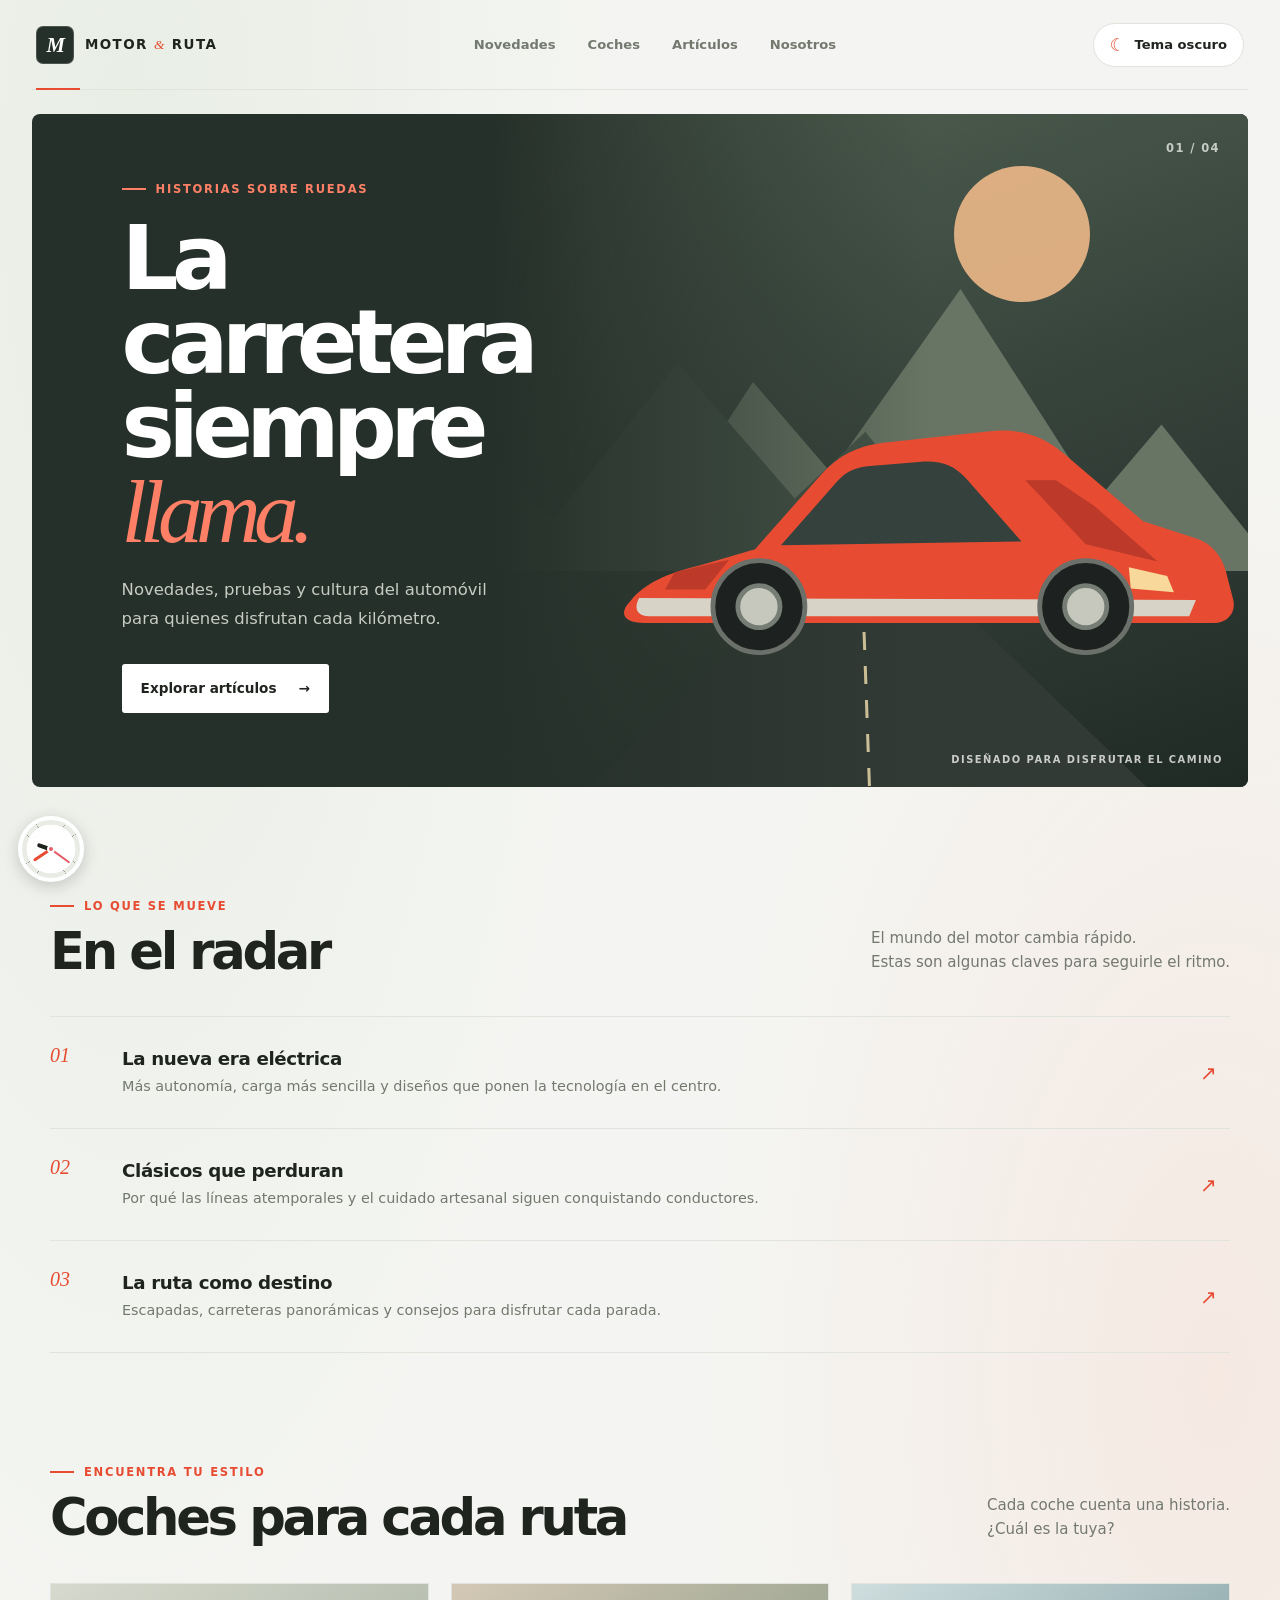
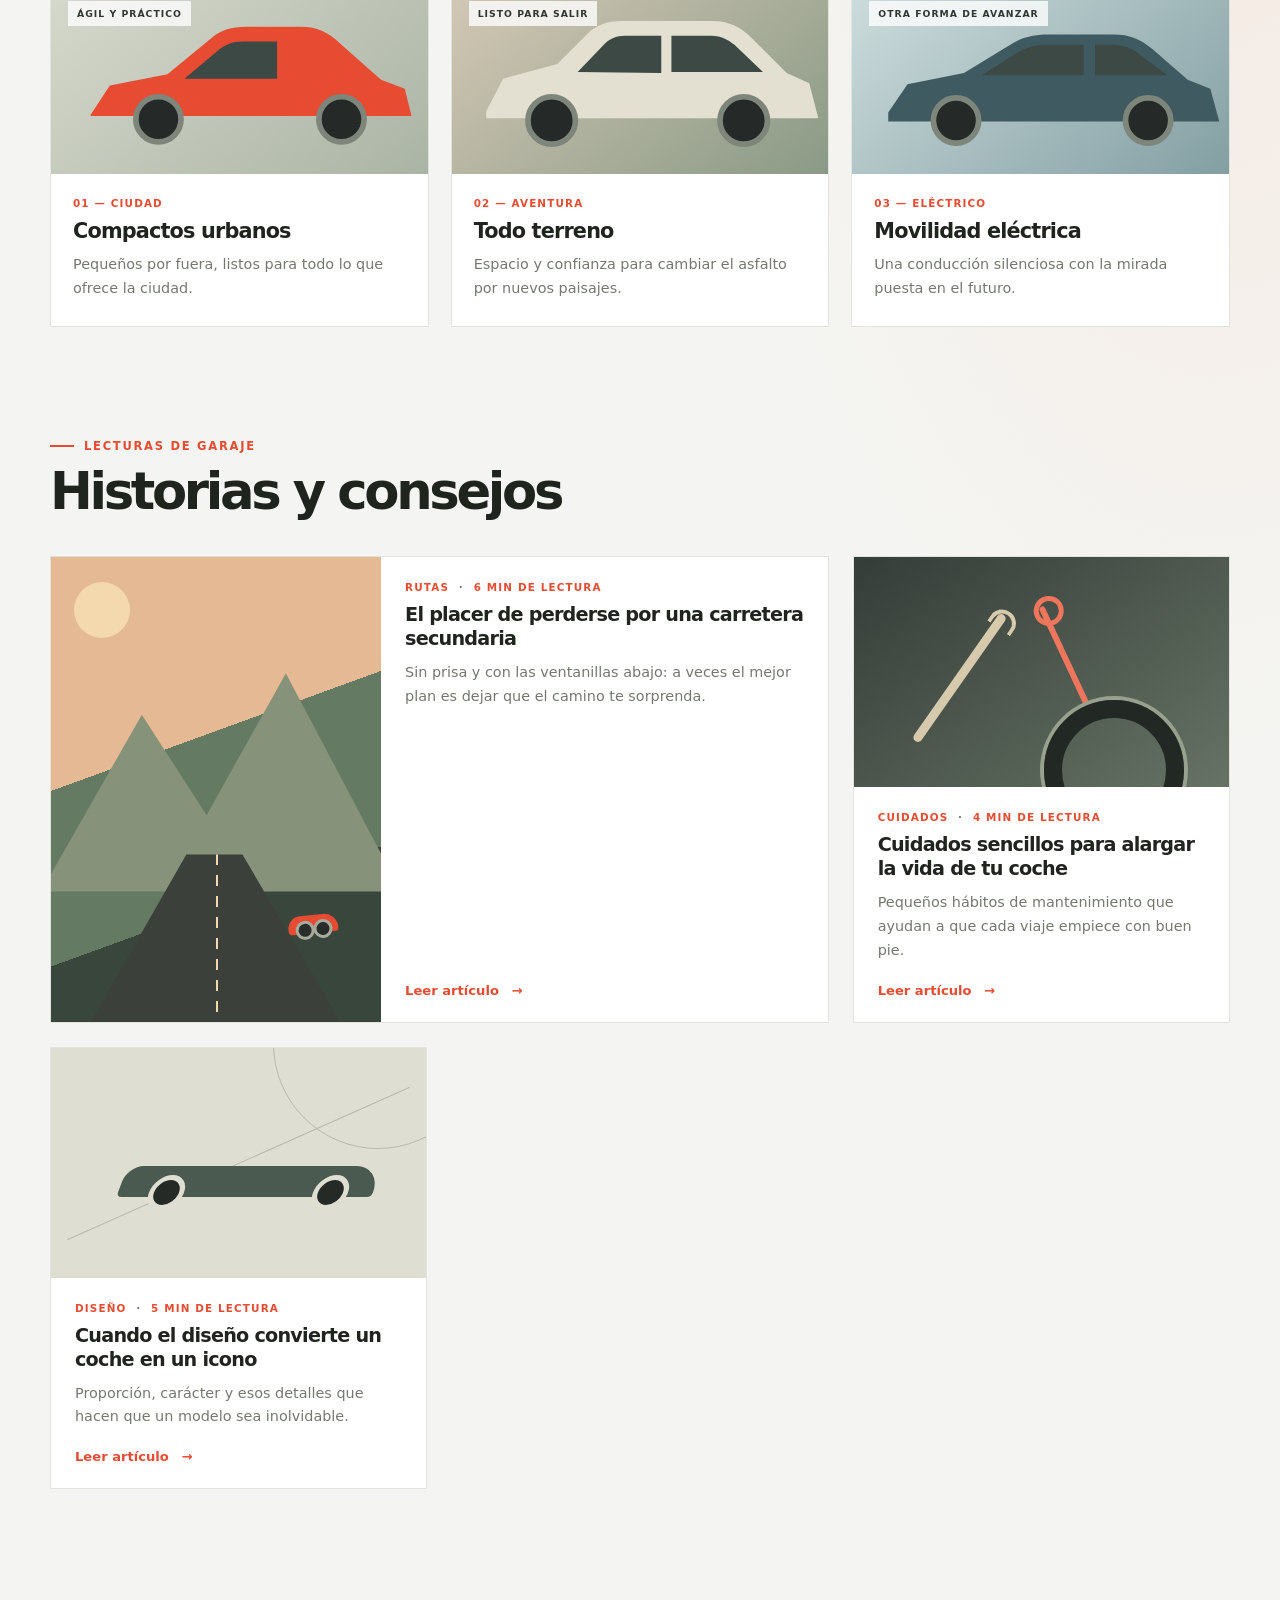
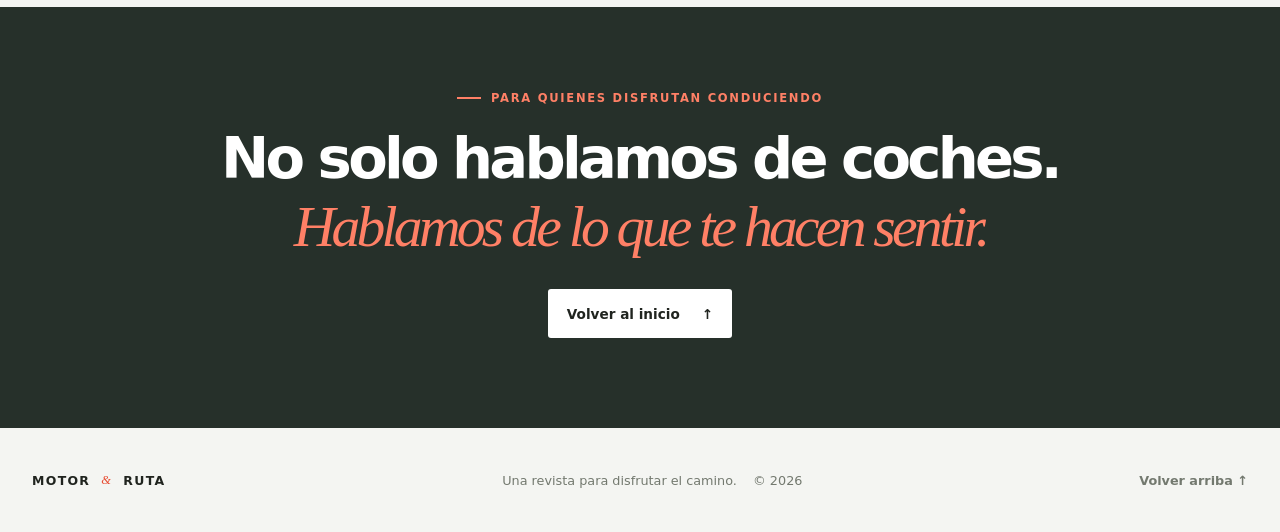
<file: index.html>
<!DOCTYPE html>
<html lang="es">
<head>
  <meta charset="UTF-8">
  <meta name="viewport" content="width=device-width, initial-scale=1.0">
  <meta name="theme-color" content="#f4f5f2">
  <title>Motor & Ruta | Pasión por los coches</title>
  <link rel="stylesheet" href="styles.css">
  <script src="main.js" defer></script>
</head>
<body>
  <header class="cabecera">
    <a class="marca" href="#inicio" aria-label="Motor y Ruta, inicio">
      <span class="marca-icono" aria-hidden="true">M</span>
      <span>MOTOR <span class="marca-amp">&</span> RUTA</span>
    </a>
    <nav class="navegacion" aria-label="Navegación principal">
      <a href="#novedades">Novedades</a>
      <a href="#coches">Coches</a>
      <a href="#articulos">Artículos</a>
      <a href="#nosotros">Nosotros</a>
    </nav>
    <button id="boton-tema" class="boton-tema" type="button" aria-pressed="false">
      <span aria-hidden="true">☾</span>
      <span class="texto-tema">Tema oscuro</span>
    </button>
  </header>

  <main id="inicio">
    <section class="portada" aria-labelledby="titulo-portada">
      <div class="portada-contenido">
        <p class="sobretitulo"><span></span> Historias sobre ruedas</p>
        <h1 id="titulo-portada">La carretera<br>siempre <em>llama.</em></h1>
        <p class="portada-descripcion">Novedades, pruebas y cultura del automóvil para quienes disfrutan cada kilómetro.</p>
        <a class="boton boton-claro" href="#articulos">Explorar artículos <span aria-hidden="true">→</span></a>
      </div>
      <div class="portada-arte" role="img" aria-label="Ilustración de un coche deportivo rojo en una carretera">
        <div class="sol"></div>
        <div class="linea-horizonte"></div>
        <div class="montana montana-uno"></div>
        <div class="montana montana-dos"></div>
        <div class="carretera"></div>
        <svg class="coche-portada" viewBox="0 0 720 300" aria-hidden="true">
          <path class="sombra-coche" d="M84 219c14-18 38-29 72-37l58-17 69-78c17-19 38-30 65-33l111-12c31-3 55 4 78 24l82 70 53 17c17 5 28 17 33 34l8 31c3 13-6 24-20 24H99c-22 0-28-10-15-23Z"/>
          <path class="ventana-coche" d="m300 94-59 67 251-4-58-66c-13-14-27-19-49-17l-48 4c-16 1-27 5-37 16Z"/>
          <path class="detalle-coche" d="m496 93 63 67 75 18-66-58-40-27Z"/>
          <path class="detalle-coche" d="m130 189 57-13-25 31h-42Z"/>
          <path class="luz-coche" d="m604 184 40 9 7 17-45-4Z"/>
          <path class="parachoques" d="m93 216 581 2-7 17H103c-12 0-16-8-10-19Z"/>
          <circle class="rueda" cx="218" cy="225" r="48"/>
          <circle class="llanta" cx="218" cy="225" r="22"/>
          <circle class="rueda" cx="559" cy="225" r="48"/>
          <circle class="llanta" cx="559" cy="225" r="22"/>
        </svg>
        <span class="arte-caption">DISEÑADO PARA DISFRUTAR EL CAMINO</span>
      </div>
      <span class="portada-indice" aria-hidden="true">01 / 04</span>
    </section>

    <section class="seccion seccion-novedades" id="novedades" aria-labelledby="titulo-novedades">
      <div class="encabezado-seccion">
        <div>
          <p class="sobretitulo"><span></span> Lo que se mueve</p>
          <h2 id="titulo-novedades">En el radar</h2>
        </div>
        <p class="texto-lateral">El mundo del motor cambia rápido.<br>Estas son algunas claves para seguirle el ritmo.</p>
      </div>
      <div class="radar-grid">
        <article class="radar-item">
          <span class="numero">01</span>
          <div><h3>La nueva era eléctrica</h3><p>Más autonomía, carga más sencilla y diseños que ponen la tecnología en el centro.</p></div>
          <span class="flecha" aria-hidden="true">↗</span>
        </article>
        <article class="radar-item">
          <span class="numero">02</span>
          <div><h3>Clásicos que perduran</h3><p>Por qué las líneas atemporales y el cuidado artesanal siguen conquistando conductores.</p></div>
          <span class="flecha" aria-hidden="true">↗</span>
        </article>
        <article class="radar-item">
          <span class="numero">03</span>
          <div><h3>La ruta como destino</h3><p>Escapadas, carreteras panorámicas y consejos para disfrutar cada parada.</p></div>
          <span class="flecha" aria-hidden="true">↗</span>
        </article>
      </div>
    </section>

    <section class="seccion seccion-coches" id="coches" aria-labelledby="titulo-coches">
      <div class="encabezado-seccion">
        <div>
          <p class="sobretitulo"><span></span> Encuentra tu estilo</p>
          <h2 id="titulo-coches">Coches para cada ruta</h2>
        </div>
        <p class="texto-lateral">Cada coche cuenta una historia.<br>¿Cuál es la tuya?</p>
      </div>
      <div class="coches-grid">
        <article class="coche-card">
          <div class="coche-card-arte arte-urbano">
            <span class="etiqueta-card">ÁGIL Y PRÁCTICO</span>
            <svg viewBox="0 0 320 140" aria-hidden="true"><path d="m28 91 17-26 51-10 39-32c8-7 17-10 31-10h48c15 0 25 5 36 16l35 31 21 8 6 24H28Z"/><path class="ventana-mini" d="m111 59 31-26c5-4 11-7 21-7h30v33Z"/><circle class="rueda-mini" cx="88" cy="95" r="20"/><circle class="rueda-mini" cx="250" cy="95" r="20"/></svg>
          </div>
          <div class="coche-card-texto"><p class="categoria">01 — CIUDAD</p><h3>Compactos urbanos</h3><p>Pequeños por fuera, listos para todo lo que ofrece la ciudad.</p></div>
        </article>
        <article class="coche-card">
          <div class="coche-card-arte arte-aventura">
            <span class="etiqueta-card">LISTO PARA SALIR</span>
            <svg viewBox="0 0 320 140" aria-hidden="true"><path d="m24 88 15-29 48-13 27-27c7-7 17-11 30-11h81c13 0 24 5 34 15l31 31 20 9 8 31H24Z"/><path class="ventana-mini" d="m105 53 24-25c4-4 10-7 18-7h32v33Z"/><path class="ventana-mini" d="M188 21h35c9 0 17 4 24 11l22 21h-81Z"/><circle class="rueda-mini" cx="82" cy="96" r="21"/><circle class="rueda-mini" cx="252" cy="96" r="21"/></svg>
          </div>
          <div class="coche-card-texto"><p class="categoria">02 — AVENTURA</p><h3>Todo terreno</h3><p>Espacio y confianza para cambiar el asfalto por nuevos paisajes.</p></div>
        </article>
        <article class="coche-card">
          <div class="coche-card-arte arte-electrico">
            <span class="etiqueta-card">OTRA FORMA DE AVANZAR</span>
            <svg viewBox="0 0 320 140" aria-hidden="true"><path d="m25 89 17-25 50-10 41-25c9-6 20-9 33-9h59c13 0 23 4 34 13l31 27 20 8 8 29H25Z"/><path class="ventana-mini" d="m108 56 31-20c7-4 15-7 26-7h33v27Z"/><path class="ventana-mini" d="M208 29h16c9 0 17 3 24 9l24 18h-64Z"/><circle class="rueda-mini" cx="85" cy="96" r="20"/><circle class="rueda-mini" cx="255" cy="96" r="20"/></svg>
          </div>
          <div class="coche-card-texto"><p class="categoria">03 — ELÉCTRICO</p><h3>Movilidad eléctrica</h3><p>Una conducción silenciosa con la mirada puesta en el futuro.</p></div>
        </article>
      </div>
    </section>

    <section class="seccion seccion-articulos" id="articulos" aria-labelledby="titulo-articulos">
      <div class="encabezado-seccion">
        <div>
          <p class="sobretitulo"><span></span> Lecturas de garaje</p>
          <h2 id="titulo-articulos">Historias y consejos</h2>
        </div>
      </div>
      <div class="articulos-grid">
        <article class="articulo articulo-principal">
          <div class="articulo-ilustracion ilustracion-ruta" aria-hidden="true"><span class="sol-articulo"></span><span class="montana-articulo"></span><span class="carretera-articulo"></span><span class="coche-articulo"></span></div>
          <div class="articulo-info"><p class="categoria">RUTAS <span>·</span> 6 MIN DE LECTURA</p><h3>El placer de perderse por una carretera secundaria</h3><p>Sin prisa y con las ventanillas abajo: a veces el mejor plan es dejar que el camino te sorprenda.</p><a href="#nosotros" class="enlace-articulo">Leer artículo <span aria-hidden="true">→</span></a></div>
        </article>
        <article class="articulo">
          <div class="articulo-ilustracion ilustracion-garaje" aria-hidden="true"><span class="herramienta herramienta-uno"></span><span class="herramienta herramienta-dos"></span><span class="llanta-garaje"></span></div>
          <div class="articulo-info"><p class="categoria">CUIDADOS <span>·</span> 4 MIN DE LECTURA</p><h3>Cuidados sencillos para alargar la vida de tu coche</h3><p>Pequeños hábitos de mantenimiento que ayudan a que cada viaje empiece con buen pie.</p><a href="#nosotros" class="enlace-articulo">Leer artículo <span aria-hidden="true">→</span></a></div>
        </article>
        <article class="articulo">
          <div class="articulo-ilustracion ilustracion-diseno" aria-hidden="true"><span class="circulo-diseno"></span><span class="linea-diseno"></span><span class="coche-diseno"></span></div>
          <div class="articulo-info"><p class="categoria">DISEÑO <span>·</span> 5 MIN DE LECTURA</p><h3>Cuando el diseño convierte un coche en un icono</h3><p>Proporción, carácter y esos detalles que hacen que un modelo sea inolvidable.</p><a href="#nosotros" class="enlace-articulo">Leer artículo <span aria-hidden="true">→</span></a></div>
        </article>
      </div>
    </section>

    <section class="cierre" id="nosotros" aria-labelledby="titulo-cierre">
      <p class="sobretitulo"><span></span> Para quienes disfrutan conduciendo</p>
      <h2 id="titulo-cierre">No solo hablamos de coches.<br><em>Hablamos de lo que te hacen sentir.</em></h2>
      <a class="boton boton-oscuro" href="#inicio">Volver al inicio <span aria-hidden="true">↑</span></a>
    </section>
  </main>

  <div class="reloj" id="reloj" role="img" aria-label="Reloj analógico">
    <span class="aguja aguja-hora" id="aguja-hora"></span>
    <span class="aguja aguja-minuto" id="aguja-minuto"></span>
    <span class="aguja aguja-segundo" id="aguja-segundo"></span>
    <span class="reloj-centro"></span>
  </div>

  <footer class="pie">
    <a class="marca marca-pie" href="#inicio">MOTOR <span class="marca-amp">&</span> RUTA</a>
    <p>Una revista para disfrutar el camino. <span>© <span id="anio"></span></span></p>
    <a href="#inicio" class="enlace-pie">Volver arriba ↑</a>
  </footer>
</body>
</html>
</file>
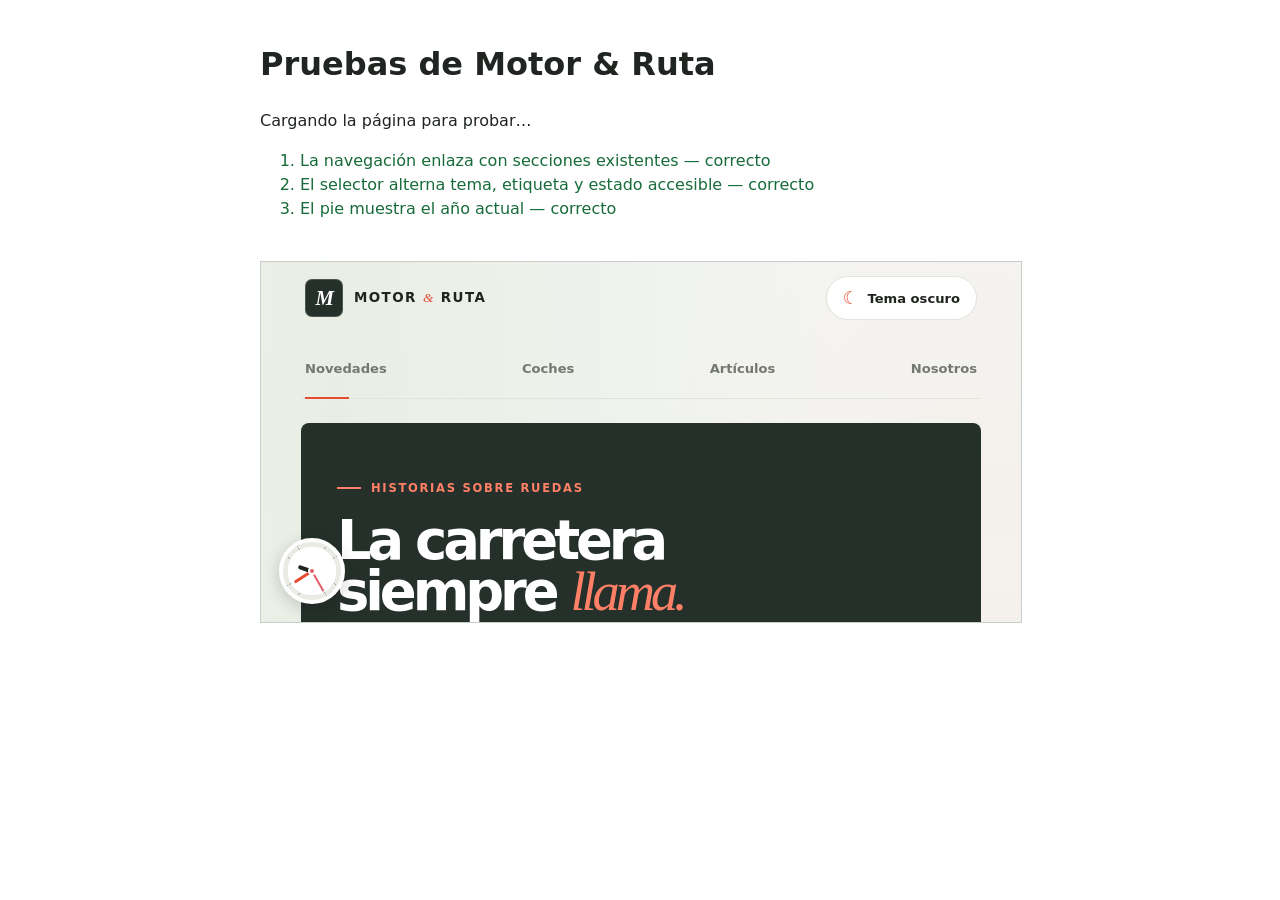
<file: tests/index.html>
<!DOCTYPE html>
<html lang="es">
<head>
  <meta charset="UTF-8">
  <meta name="viewport" content="width=device-width, initial-scale=1.0">
  <title>Pruebas de Motor &amp; Ruta</title>
  <style>
    body {
      max-width: 760px;
      margin: 40px auto;
      padding: 0 20px;
      color: #202521;
      font: 16px/1.5 system-ui, sans-serif;
    }

    li[data-resultado="correcto"] {
      color: #176b3a;
    }

    li[data-resultado="error"] {
      color: #a32626;
    }

    iframe {
      width: 100%;
      height: 360px;
      margin-top: 24px;
      border: 1px solid #c8cec9;
    }
  </style>
  <script src="test-runner.js" defer></script>
</head>
<body>
  <main>
    <h1>Pruebas de Motor &amp; Ruta</h1>
    <p id="estado" role="status" aria-live="polite">Cargando la página para probar…</p>
    <ol id="resultados"></ol>
    <iframe id="pagina" src="../index.html" title="Página de Motor &amp; Ruta probada"></iframe>
  </main>
</body>
</html>
</file>
<file: styles.css>
:root {
  color-scheme: light;
  font-family: Inter, ui-sans-serif, system-ui, -apple-system, BlinkMacSystemFont, "Segoe UI", sans-serif;
  --color-texto: #20241f;
  --color-fondo: #f4f5f2;
  --color-superficie: #fff;
  --color-borde: #e1e3dd;
  --color-secundario: #73796f;
  --color-acento: #e74c32;
  --color-acento-hover: #c93c27;
  --color-oscuro: #20241f;
  --color-marca: #26302a;
  --color-marca-texto: #fff;
  --color-pie: #a7ac9f;
  --color-reloj: #fff;
  --color-marcas-reloj: #9aa398;
  --color-cara-reloj: #e8ece5;
  --color-aguja-hora: #20241f;
  --color-brillo-uno: #e9eee5;
  --color-brillo-dos: #f5e9e2;
  --transicion-tema: 350ms ease;
  font-synthesis: none;
  text-rendering: optimizeLegibility;
  scroll-behavior: smooth;
}

body[data-theme="dark"] {
  color-scheme: dark;
  --color-texto: #f0f0e9;
  --color-fondo: #171a18;
  --color-superficie: #232824;
  --color-borde: #39413b;
  --color-secundario: #b4bcb3;
  --color-acento: #ff7359;
  --color-acento-hover: #ff8973;
  --color-oscuro: #e8ebe4;
  --color-marca: #26302a;
  --color-marca-texto: #fff;
  --color-pie: #b4bcb3;
  --color-reloj: #232824;
  --color-marcas-reloj: #778278;
  --color-cara-reloj: #303a33;
  --color-aguja-hora: #f0f0e9;
  --color-brillo-uno: #252d27;
  --color-brillo-dos: #332624;
}

* {
  box-sizing: border-box;
}

html {
  scroll-behavior: smooth;
  scroll-padding-top: 90px;
}

body {
  min-width: 320px;
  min-height: 100vh;
  margin: 0;
  color: var(--color-texto);
  background:
    radial-gradient(ellipse at 10% 5%, var(--color-brillo-uno) 0, transparent 31rem),
    radial-gradient(ellipse at 95% 37%, var(--color-brillo-dos) 0, transparent 32rem),
    var(--color-fondo);
  transition: color var(--transicion-tema), background-color var(--transicion-tema);
}

a {
  color: inherit;
  text-decoration: none;
}

.cabecera {
  position: relative;
  width: min(100% - 64px, 1320px);
  min-height: 90px;
  margin: 0 auto;
  padding: 0 4px;
  display: flex;
  align-items: center;
  justify-content: space-between;
  gap: clamp(20px, 3vw, 42px);
  border-bottom: 1px solid var(--color-borde);
  transition: border-color var(--transicion-tema);
}

.cabecera::after {
  position: absolute;
  bottom: -1px;
  left: 4px;
  width: 44px;
  height: 2px;
  background: var(--color-acento);
  content: "";
}

.marca {
  display: inline-flex;
  align-items: center;
  gap: 11px;
  font-size: 0.84rem;
  font-weight: 850;
  letter-spacing: 0.105em;
  white-space: nowrap;
  transition: opacity 180ms ease;
}

.marca:hover {
  opacity: 0.82;
}

.marca-icono {
  width: 38px;
  height: 38px;
  display: grid;
  place-items: center;
  border: 1px solid rgb(255 255 255 / 18%);
  border-radius: 7px;
  background: var(--color-marca);
  color: var(--color-marca-texto);
  font-family: Georgia, "Times New Roman", serif;
  font-size: 1.3rem;
  font-style: italic;
  letter-spacing: -0.08em;
}

.marca-amp {
  color: var(--color-acento);
  font-family: Georgia, "Times New Roman", serif;
  font-style: italic;
  font-weight: 500;
}

.navegacion {
  display: flex;
  align-items: center;
  gap: clamp(12px, 2.5vw, 34px);
  color: var(--color-secundario);
  font-size: 0.82rem;
  font-weight: 600;
}

.navegacion a {
  position: relative;
  padding: 12px 0;
}

.navegacion a::after {
  position: absolute;
  right: 0;
  bottom: 5px;
  left: 0;
  height: 1px;
  background: var(--color-acento);
  content: "";
  transform: scaleX(0);
  transform-origin: left;
  transition: transform 180ms ease;
}

.navegacion a,
.enlace-pie {
  transition: color 180ms ease;
}

.navegacion a:hover,
.navegacion a:focus-visible {
  color: var(--color-acento-hover);
}

.enlace-pie:hover {
  color: var(--color-acento);
}

.navegacion a:hover::after,
.navegacion a:focus-visible::after {
  transform: scaleX(1);
}

button {
  font: inherit;
}

.boton-tema {
  display: inline-flex;
  align-items: center;
  justify-content: center;
  gap: 9px;
  min-height: 44px;
  padding: 0 16px;
  border: 1px solid var(--color-borde);
  border-radius: 999px;
  background: var(--color-superficie);
  color: var(--color-texto);
  font-size: 0.82rem;
  font-weight: 650;
  cursor: pointer;
  transition: color var(--transicion-tema), background-color var(--transicion-tema), border-color var(--transicion-tema), box-shadow 180ms ease, transform 180ms ease;
}

.boton-tema:hover {
  transform: translateY(-2px);
  border-color: var(--color-acento);
  box-shadow: 0 4px 12px rgb(32 36 31 / 8%);
}

.boton-tema > span:first-child {
  color: var(--color-acento);
  font-size: 1.1rem;
}

button:focus-visible,
a:focus-visible {
  outline: 3px solid var(--color-acento);
  outline-offset: 4px;
}

.cabecera a:focus-visible,
.cabecera button:focus-visible {
  outline-offset: 3px;
}

.portada {
  position: relative;
  width: min(100% - 64px, 1320px);
  min-height: 570px;
  margin: 24px auto 0;
  overflow: hidden;
  display: grid;
  grid-template-columns: 0.86fr 1.14fr;
  align-items: center;
  border-radius: 8px;
  background: #26302a;
  color: #fff;
}

.portada-contenido {
  position: relative;
  z-index: 2;
  padding: 68px 0 74px clamp(38px, 7vw, 100px);
}

.sobretitulo {
  display: flex;
  align-items: center;
  gap: 10px;
  margin: 0 0 20px;
  color: var(--color-acento);
  font-size: 0.72rem;
  font-weight: 800;
  letter-spacing: 0.15em;
  text-transform: uppercase;
}

.sobretitulo > span {
  width: 24px;
  height: 2px;
  background: currentColor;
}

.portada .sobretitulo {
  color: #ff8066;
}

h1,
h2,
h3,
p {
  margin-top: 0;
}

h1 {
  max-width: 600px;
  margin-bottom: 22px;
  font-size: clamp(3.4rem, 7vw, 6.1rem);
  font-weight: 780;
  letter-spacing: -0.075em;
  line-height: 0.94;
}

h1 em,
.cierre h2 em {
  color: #ff8066;
  font-family: Georgia, "Times New Roman", serif;
  font-weight: 400;
}

.portada-descripcion {
  max-width: 390px;
  margin-bottom: 30px;
  color: #c6cbc3;
  font-size: 1.03rem;
  line-height: 1.75;
}

.boton {
  display: inline-flex;
  align-items: center;
  gap: 22px;
  min-height: 49px;
  padding: 0 19px;
  border-radius: 3px;
  font-size: 0.85rem;
  font-weight: 750;
  transition: color 180ms ease, background-color 180ms ease, transform 180ms ease;
}

.boton:hover {
  transform: translateY(-2px);
}

.boton-claro {
  background: #fff;
  color: #20241f;
}

.boton-claro:hover {
  background: #ff8066;
  color: #fff;
}

.portada-arte {
  position: absolute;
  inset: 0 0 0 38%;
  overflow: hidden;
  background: linear-gradient(160deg, #526252, #37443c 49%, #202a25);
}

.portada-arte::after {
  position: absolute;
  inset: 0;
  background: linear-gradient(90deg, #26302a 0%, rgb(38 48 42 / 70%) 16%, transparent 58%);
  content: "";
}

.sol {
  position: absolute;
  top: 52px;
  right: 21%;
  width: 136px;
  aspect-ratio: 1;
  border-radius: 50%;
  background: #edb889;
  opacity: 0.9;
}

.linea-horizonte {
  position: absolute;
  right: 0;
  bottom: 34%;
  left: 0;
  height: 1px;
  background: rgb(255 255 255 / 20%);
}

.montana {
  position: absolute;
  right: -4%;
  bottom: 32%;
  width: 86%;
  height: 42%;
  background: #687564;
  clip-path: polygon(0 100%, 19% 33%, 31% 65%, 51% 0, 72% 75%, 82% 48%, 100% 100%);
}

.montana-dos {
  right: 36%;
  bottom: 32%;
  width: 78%;
  height: 31%;
  background: #455448;
  transform: scaleX(-1);
}

.carretera {
  position: absolute;
  right: -5%;
  bottom: -20%;
  left: -6%;
  height: 48%;
  background: #313a35;
  clip-path: polygon(40% 0, 60% 0, 100% 100%, 0 100%);
}

.carretera::after {
  position: absolute;
  top: 0;
  left: 50%;
  width: 3px;
  height: 100%;
  background: repeating-linear-gradient(to bottom, #e7d6a8 0 18px, transparent 18px 34px);
  content: "";
  transform: rotate(-2deg);
}

.coche-portada {
  position: absolute;
  z-index: 1;
  right: 1%;
  bottom: 16%;
  width: min(92%, 690px);
  overflow: visible;
}

.sombra-coche {
  fill: #e74c32;
}

.ventana-coche {
  fill: #34413d;
}

.detalle-coche {
  fill: #bd3929;
}

.luz-coche {
  fill: #f9d99b;
}

.parachoques {
  fill: #d8d3c7;
}

.rueda {
  fill: #1d211f;
  stroke: #6b706b;
  stroke-width: 5;
}

.llanta {
  fill: #c6c8bd;
  stroke: #767d74;
  stroke-width: 5;
}

.arte-caption {
  position: absolute;
  z-index: 2;
  right: 25px;
  bottom: 22px;
  color: rgb(255 255 255 / 74%);
  font-size: 0.62rem;
  font-weight: 700;
  letter-spacing: 0.15em;
}

.portada-indice {
  position: absolute;
  z-index: 2;
  right: 28px;
  top: 27px;
  color: rgb(255 255 255 / 70%);
  font-size: 0.72rem;
  font-weight: 700;
  letter-spacing: 0.12em;
}

.seccion {
  width: min(100% - 64px, 1180px);
  margin: 0 auto;
  padding: 112px 0 0;
}

.encabezado-seccion {
  margin-bottom: 38px;
  display: flex;
  align-items: end;
  justify-content: space-between;
  gap: 24px;
}

.encabezado-seccion .sobretitulo {
  margin-bottom: 12px;
}

h2 {
  margin-bottom: 0;
  font-size: clamp(2.2rem, 4vw, 3.5rem);
  letter-spacing: -0.065em;
  line-height: 1.05;
}

.texto-lateral {
  margin: 0 0 4px;
  color: var(--color-secundario);
  font-size: 0.94rem;
  line-height: 1.6;
}

.radar-grid {
  border-top: 1px solid var(--color-borde);
}

.radar-item {
  min-height: 112px;
  display: grid;
  grid-template-columns: 54px 1fr 30px;
  align-items: center;
  gap: 18px;
  border-bottom: 1px solid var(--color-borde);
  transition: border-color var(--transicion-tema);
}

.numero {
  align-self: start;
  padding-top: 27px;
  color: var(--color-acento);
  font-family: Georgia, "Times New Roman", serif;
  font-size: 1.25rem;
  font-style: italic;
}

.radar-item h3 {
  margin-bottom: 7px;
  font-size: 1.14rem;
  letter-spacing: -0.02em;
}

.radar-item p {
  margin-bottom: 0;
  color: var(--color-secundario);
  font-size: 0.9rem;
  line-height: 1.5;
}

.flecha {
  color: var(--color-acento);
  font-size: 1.25rem;
}

.coches-grid {
  display: grid;
  grid-template-columns: repeat(3, 1fr);
  gap: 22px;
}

.coche-card {
  overflow: hidden;
  background: var(--color-superficie);
  border: 1px solid var(--color-borde);
  transition: background-color var(--transicion-tema), border-color var(--transicion-tema), transform 180ms ease;
}

.coche-card:hover {
  transform: translateY(-5px);
}

.coche-card-arte {
  position: relative;
  height: 190px;
  overflow: hidden;
  display: grid;
  place-items: center;
}

.arte-urbano {
  background: linear-gradient(140deg, #d6d9cd, #aab4a5);
}

.arte-aventura {
  background: linear-gradient(140deg, #d3c8b5, #8a9a86);
}

.arte-electrico {
  background: linear-gradient(140deg, #ceddde, #839fa2);
}

.coche-card-arte svg {
  position: absolute;
  bottom: 4px;
  width: 96%;
  fill: #e74c32;
}

.arte-aventura svg {
  fill: #e3dfd1;
}

.arte-electrico svg {
  fill: #405a61;
}

.coche-card-arte .ventana-mini {
  fill: #3c4945;
}

.coche-card-arte .rueda-mini {
  fill: #252927;
  stroke: #7e857b;
  stroke-width: 5px;
}

.etiqueta-card {
  position: absolute;
  z-index: 1;
  top: 17px;
  left: 17px;
  padding: 7px 9px;
  background: rgb(255 255 255 / 78%);
  color: #303730;
  font-size: 0.58rem;
  font-weight: 800;
  letter-spacing: 0.11em;
}

.coche-card-texto {
  padding: 23px 22px 25px;
}

.categoria {
  margin-bottom: 10px;
  color: var(--color-acento);
  font-size: 0.65rem;
  font-weight: 800;
  letter-spacing: 0.11em;
}

.coche-card h3,
.articulo h3 {
  margin-bottom: 10px;
  font-size: 1.3rem;
  letter-spacing: -0.04em;
}

.coche-card-texto > p:last-child,
.articulo-info > p:not(.categoria) {
  margin-bottom: 0;
  color: var(--color-secundario);
  font-size: 0.9rem;
  line-height: 1.65;
}

.seccion-articulos {
  padding-bottom: 118px;
}

.articulos-grid {
  display: grid;
  grid-template-columns: repeat(3, 1fr);
  gap: 24px;
}

.articulo {
  min-width: 0;
  background: var(--color-superficie);
  border: 1px solid var(--color-borde);
  transition: background-color var(--transicion-tema), border-color var(--transicion-tema);
}

.articulo-principal {
  grid-column: span 2;
  display: grid;
  grid-template-columns: 0.85fr 1.15fr;
}

.articulo-ilustracion {
  position: relative;
  min-height: 230px;
  overflow: hidden;
}

.ilustracion-ruta {
  background: linear-gradient(160deg, #e5b993 0 40%, #657a63 40% 70%, #39463c 70%);
}

.sol-articulo {
  position: absolute;
  top: 25px;
  left: 23px;
  width: 56px;
  aspect-ratio: 1;
  border-radius: 50%;
  background: #f3d9ad;
}

.montana-articulo {
  position: absolute;
  right: -20px;
  bottom: 28%;
  left: -10px;
  height: 47%;
  background: #87927a;
  clip-path: polygon(0 100%, 28% 19%, 46% 65%, 68% 0, 100% 100%);
}

.carretera-articulo {
  position: absolute;
  right: 0;
  bottom: -15%;
  left: 0;
  height: 51%;
  background: #3b403a;
  clip-path: polygon(41% 0, 58% 0, 100% 100%, 0 100%);
}

.carretera-articulo::after {
  position: absolute;
  top: 0;
  left: 50%;
  width: 2px;
  height: 100%;
  background: repeating-linear-gradient(to bottom, #f3d9ad 0 11px, transparent 11px 21px);
  content: "";
}

.coche-articulo {
  position: absolute;
  z-index: 1;
  right: 13%;
  bottom: 19%;
  width: 50px;
  height: 18px;
  border-radius: 18px 21px 5px 5px;
  background: #e74c32;
  transform: rotate(-6deg);
}

.coche-articulo::before,
.coche-articulo::after {
  position: absolute;
  bottom: -6px;
  width: 13px;
  height: 13px;
  border: 3px solid #a8aa9d;
  border-radius: 50%;
  background: #282d29;
  content: "";
}

.coche-articulo::before {
  left: 7px;
}

.coche-articulo::after {
  right: 6px;
}

.articulo-info {
  padding: 24px;
  display: flex;
  flex-direction: column;
  align-items: flex-start;
}

.articulo-info .categoria span {
  padding: 0 5px;
  color: var(--color-secundario);
}

.articulo h3 {
  font-size: 1.2rem;
  line-height: 1.25;
}

.enlace-articulo {
  margin-top: auto;
  padding-top: 20px;
  color: var(--color-acento);
  font-size: 0.82rem;
  font-weight: 750;
}

.enlace-articulo span {
  display: inline-block;
  margin-left: 8px;
  transition: transform 180ms ease;
}

.enlace-articulo:hover span {
  transform: translateX(4px);
}

.ilustracion-garaje {
  background: linear-gradient(145deg, #343d38, #667264);
}

.herramienta {
  position: absolute;
  top: 19%;
  left: 27%;
  width: 9px;
  height: 67%;
  border-radius: 8px;
  background: #d7c9ab;
  transform: rotate(35deg);
}

.herramienta-uno::before {
  position: absolute;
  top: -6px;
  left: -6px;
  width: 20px;
  height: 16px;
  border: 4px solid #d7c9ab;
  border-bottom: 0;
  border-radius: 14px 14px 0 0;
  content: "";
}

.herramienta-dos {
  left: 56%;
  width: 6px;
  height: 53%;
  background: #ef765d;
  transform: rotate(-25deg);
}

.herramienta-dos::before {
  position: absolute;
  top: -8px;
  left: -7px;
  width: 20px;
  height: 20px;
  border: 5px solid #ef765d;
  border-radius: 50%;
  content: "";
}

.llanta-garaje {
  position: absolute;
  right: 12%;
  bottom: -23%;
  width: 140px;
  aspect-ratio: 1;
  border: 18px solid #222824;
  border-radius: 50%;
  box-shadow: 0 0 0 4px #98a08e;
}

.ilustracion-diseno {
  background: #dfded2;
}

.circulo-diseno {
  position: absolute;
  top: -47%;
  right: -15%;
  width: 210px;
  aspect-ratio: 1;
  border: 1px solid #b7baad;
  border-radius: 50%;
}

.linea-diseno {
  position: absolute;
  top: 50%;
  left: 0;
  width: 100%;
  height: 1px;
  background: #b7baad;
  transform: rotate(-24deg);
}

.coche-diseno {
  position: absolute;
  right: 13%;
  bottom: 35%;
  width: 68%;
  height: 31px;
  border-radius: 28px 45px 8px 8px;
  background: #4a5a50;
  transform: skewX(-20deg);
}

.coche-diseno::before,
.coche-diseno::after {
  position: absolute;
  bottom: -13px;
  width: 25px;
  height: 25px;
  border: 5px solid #dfded2;
  border-radius: 50%;
  background: #252a26;
  content: "";
}

.coche-diseno::before {
  left: 12%;
}

.coche-diseno::after {
  right: 10%;
}

.cierre {
  padding: 84px 24px 90px;
  text-align: center;
  background: #26302a;
  color: #fff;
}

.cierre .sobretitulo {
  justify-content: center;
  color: #ff8066;
}

.cierre h2 {
  margin: 0 auto 28px;
  font-size: clamp(2rem, 4.5vw, 4rem);
  line-height: 1.18;
}

.boton-oscuro {
  background: #fff;
  color: #20241f;
}

.boton-oscuro:hover {
  background: #ff8066;
  color: #fff;
}

.pie {
  width: min(100% - 64px, 1320px);
  min-height: 104px;
  margin: 0 auto;
  display: flex;
  align-items: center;
  justify-content: space-between;
  gap: 20px;
  color: var(--color-secundario);
}

.marca-pie {
  color: var(--color-texto);
  font-size: 0.78rem;
}

.pie p {
  margin: 0;
  font-size: 0.8rem;
}

.pie p > span {
  margin-left: 12px;
}

.enlace-pie {
  font-size: 0.8rem;
  font-weight: 650;
}

.reloj {
  position: fixed;
  z-index: 5;
  bottom: 18px;
  left: 18px;
  width: 66px;
  aspect-ratio: 1;
  border: 4px solid var(--color-reloj);
  border-radius: 50%;
  background:
    radial-gradient(circle, var(--color-reloj) 0 59%, transparent 60%),
    repeating-conic-gradient(from -1deg, var(--color-marcas-reloj) 0deg 1deg, transparent 1deg 30deg),
    var(--color-cara-reloj);
  box-shadow: 0 4px 16px rgb(0 0 0 / 18%);
  transition: background-color var(--transicion-tema), border-color var(--transicion-tema), box-shadow var(--transicion-tema);
}

.aguja {
  position: absolute;
  bottom: 50%;
  left: 50%;
  display: block;
  border-radius: 999px;
  transform: translateX(-50%) rotate(0deg);
  transform-origin: center bottom;
}

.aguja-hora {
  width: 4px;
  height: 25%;
  background: var(--color-aguja-hora);
  transition: background-color var(--transicion-tema);
}

.aguja-minuto {
  width: 3px;
  height: 36%;
  background: var(--color-acento);
}

.aguja-segundo {
  width: 2px;
  height: 40%;
  background: #e25d67;
}

.reloj-centro {
  position: absolute;
  top: 50%;
  left: 50%;
  width: 8px;
  aspect-ratio: 1;
  border: 2px solid var(--color-reloj);
  border-radius: 50%;
  background: #e25d67;
  transform: translate(-50%, -50%);
}

@media (max-width: 800px) {
  .cabecera,
  .portada,
  .seccion,
  .pie {
    width: min(100% - 40px, 680px);
  }

  .cabecera {
    height: auto;
    min-height: 78px;
    flex-wrap: wrap;
    padding: 14px 4px 10px;
  }

  .navegacion {
    order: 3;
    width: 100%;
    justify-content: space-between;
    gap: 10px;
    padding-top: 6px;
  }

  .portada {
    min-height: 650px;
    grid-template-columns: 1fr;
    align-items: start;
  }

  .portada-contenido {
    padding: 58px 36px 0;
  }

  .portada-arte {
    inset: 34% 0 0;
  }

  .portada-arte::after {
    background: linear-gradient(180deg, #26302a 0%, rgb(38 48 42 / 28%) 35%, transparent 70%);
  }

  .coche-portada {
    right: 0;
    bottom: 14%;
    width: min(100%, 650px);
  }

  .portada-indice {
    top: auto;
    bottom: 22px;
  }

  .coches-grid {
    gap: 14px;
  }

  .coche-card-arte {
    height: 155px;
  }

  .etiqueta-card {
    top: 10px;
    left: 10px;
    max-width: calc(100% - 20px);
    font-size: 0.5rem;
  }

  .coche-card-texto {
    padding: 18px 15px 20px;
  }

  .articulos-grid {
    grid-template-columns: repeat(2, 1fr);
  }

  .articulo-principal {
    grid-column: span 2;
  }

  .articulo:not(.articulo-principal) .articulo-ilustracion {
    min-height: 170px;
  }
}

@media (max-width: 560px) {
  .cabecera,
  .portada,
  .seccion,
  .pie {
    width: calc(100% - 32px);
  }

  .cabecera {
    gap: 8px 12px;
  }

  .marca {
    gap: 8px;
    font-size: 0.72rem;
  }

  .marca-icono {
    width: 32px;
    height: 32px;
    font-size: 1.15rem;
  }

  .boton-tema {
    min-height: 40px;
    padding: 0 12px;
  }

  .boton-tema .texto-tema {
    font-size: 0.74rem;
  }

  .navegacion {
    display: grid;
    grid-template-columns: repeat(4, minmax(0, 1fr));
    gap: 4px;
    font-size: 0.75rem;
  }

  .navegacion a {
    min-height: 42px;
    padding: 10px 0;
    text-align: center;
  }

  .navegacion a::after {
    bottom: 4px;
  }

  .portada {
    min-height: 630px;
    margin-top: 16px;
  }

  .portada-contenido {
    padding: 48px 24px 0;
  }

  h1 {
    font-size: clamp(3rem, 14vw, 4.4rem);
  }

  .portada-descripcion {
    max-width: 320px;
    font-size: 0.94rem;
  }

  .portada-arte {
    inset: 39% 0 0;
  }

  .sol {
    top: 32px;
    right: 14%;
    width: 82px;
  }

  .coche-portada {
    bottom: 15%;
    width: 115%;
    right: -9%;
  }

  .arte-caption {
    right: auto;
    left: 18px;
    bottom: 18px;
    font-size: 0.5rem;
  }

  .seccion {
    padding-top: 78px;
  }

  .encabezado-seccion {
    margin-bottom: 26px;
    align-items: flex-start;
    flex-direction: column;
    gap: 14px;
  }

  h2 {
    font-size: 2.45rem;
  }

  .texto-lateral {
    font-size: 0.86rem;
  }

  .radar-item {
    min-height: 120px;
    grid-template-columns: 34px 1fr 18px;
    gap: 10px;
  }

  .radar-item h3 {
    font-size: 1rem;
  }

  .radar-item p {
    font-size: 0.82rem;
  }

  .numero {
    font-size: 1rem;
  }

  .coches-grid {
    grid-template-columns: 1fr;
    gap: 16px;
  }

  .coche-card {
    display: grid;
    grid-template-columns: 0.9fr 1.1fr;
  }

  .coche-card-arte {
    height: 100%;
    min-height: 165px;
  }

  .coche-card-arte svg {
    width: 130%;
    max-width: none;
  }

  .coche-card-texto {
    padding: 18px 14px;
  }

  .coche-card h3 {
    font-size: 1.08rem;
  }

  .coche-card-texto > p:last-child {
    font-size: 0.82rem;
  }

  .seccion-articulos {
    padding-bottom: 78px;
  }

  .articulos-grid {
    grid-template-columns: 1fr;
    gap: 16px;
  }

  .articulo-principal {
    grid-column: auto;
    grid-template-columns: 1fr;
  }

  .articulo-principal .articulo-ilustracion,
  .articulo:not(.articulo-principal) .articulo-ilustracion {
    min-height: 190px;
  }

  .articulo-info {
    min-height: 235px;
    padding: 21px;
  }

  .cierre {
    padding: 70px 22px;
  }

  .cierre h2 {
    font-size: 2rem;
  }

  .pie {
    min-height: 142px;
    padding: 22px 0 26px 68px;
    align-items: flex-start;
    flex-direction: column;
    justify-content: center;
    gap: 10px;
  }

  .pie p {
    font-size: 0.72rem;
  }

  .pie p > span {
    margin-left: 4px;
  }

  .reloj {
    bottom: 17px;
    left: 12px;
    width: 54px;
  }
}

@media (prefers-reduced-motion: reduce) {
  *,
  *::before,
  *::after {
    scroll-behavior: auto !important;
    transition-duration: 0.01ms !important;
  }
}
</file>
